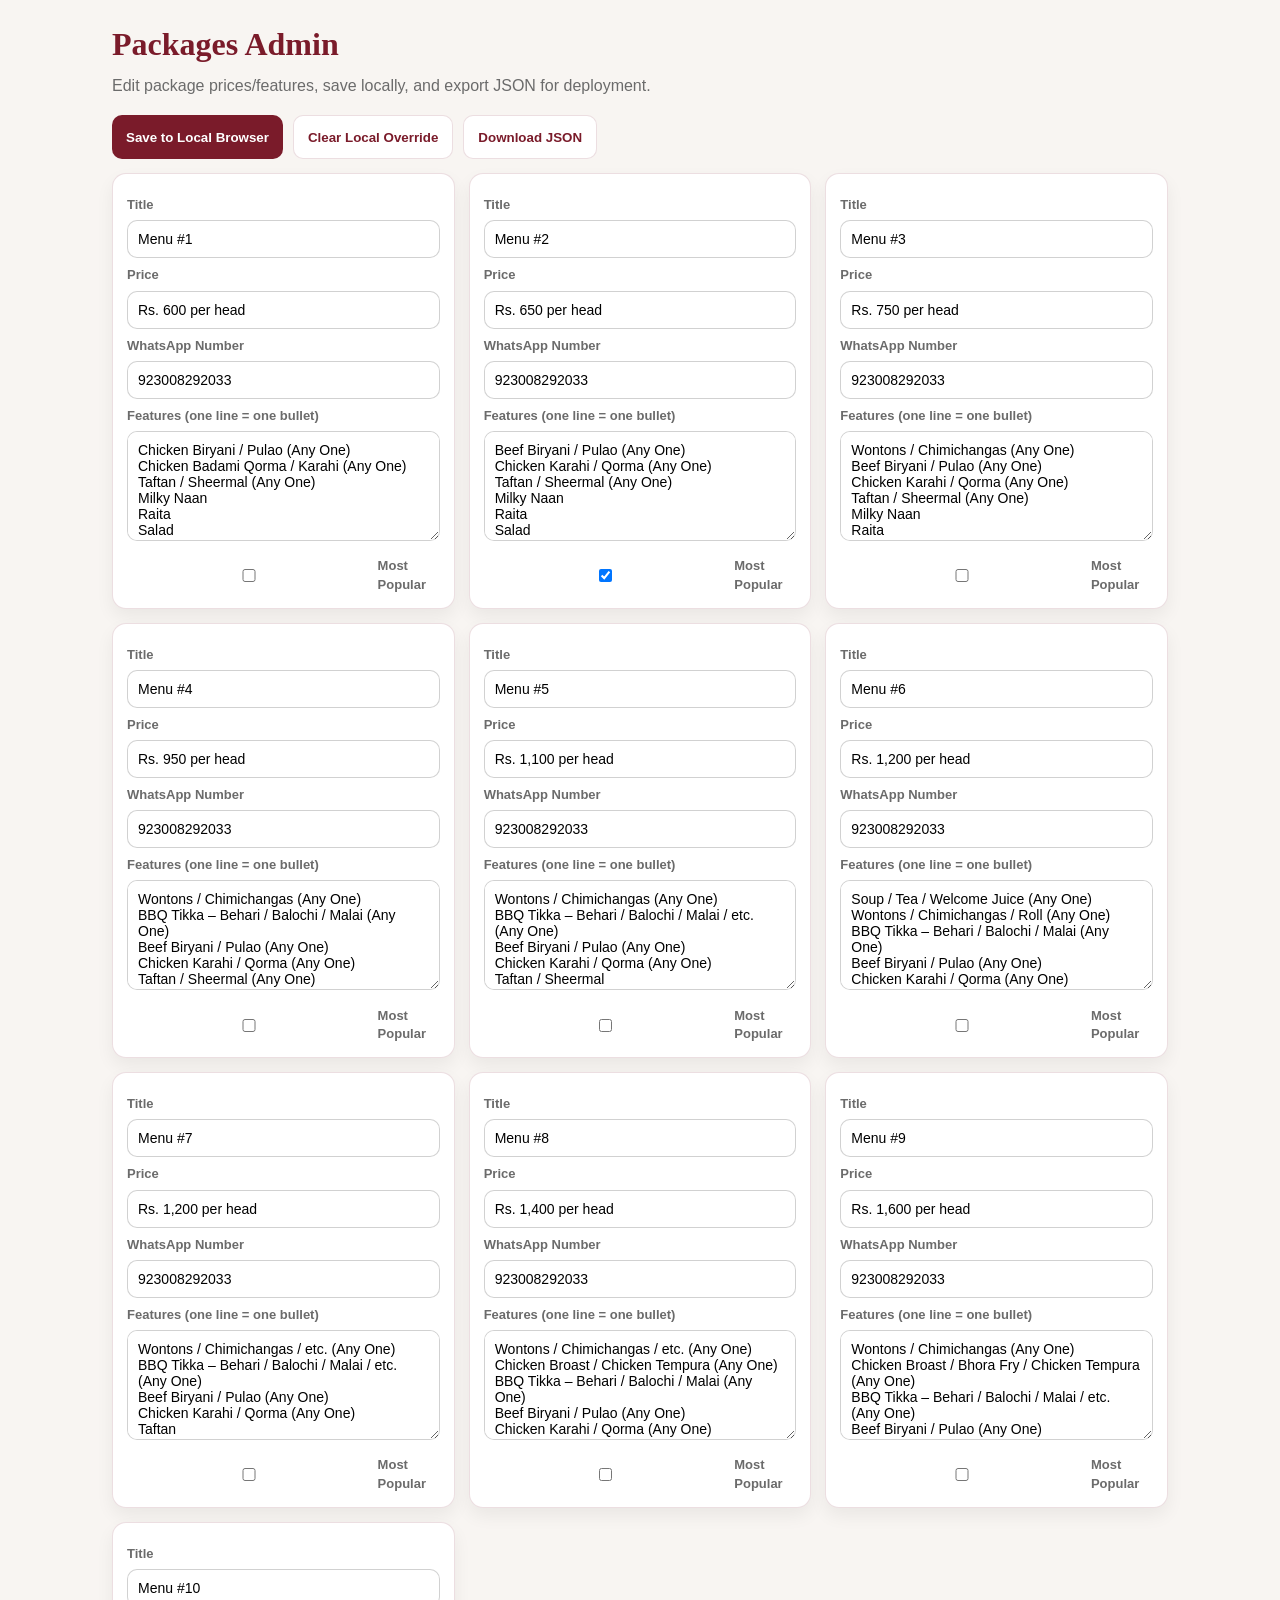
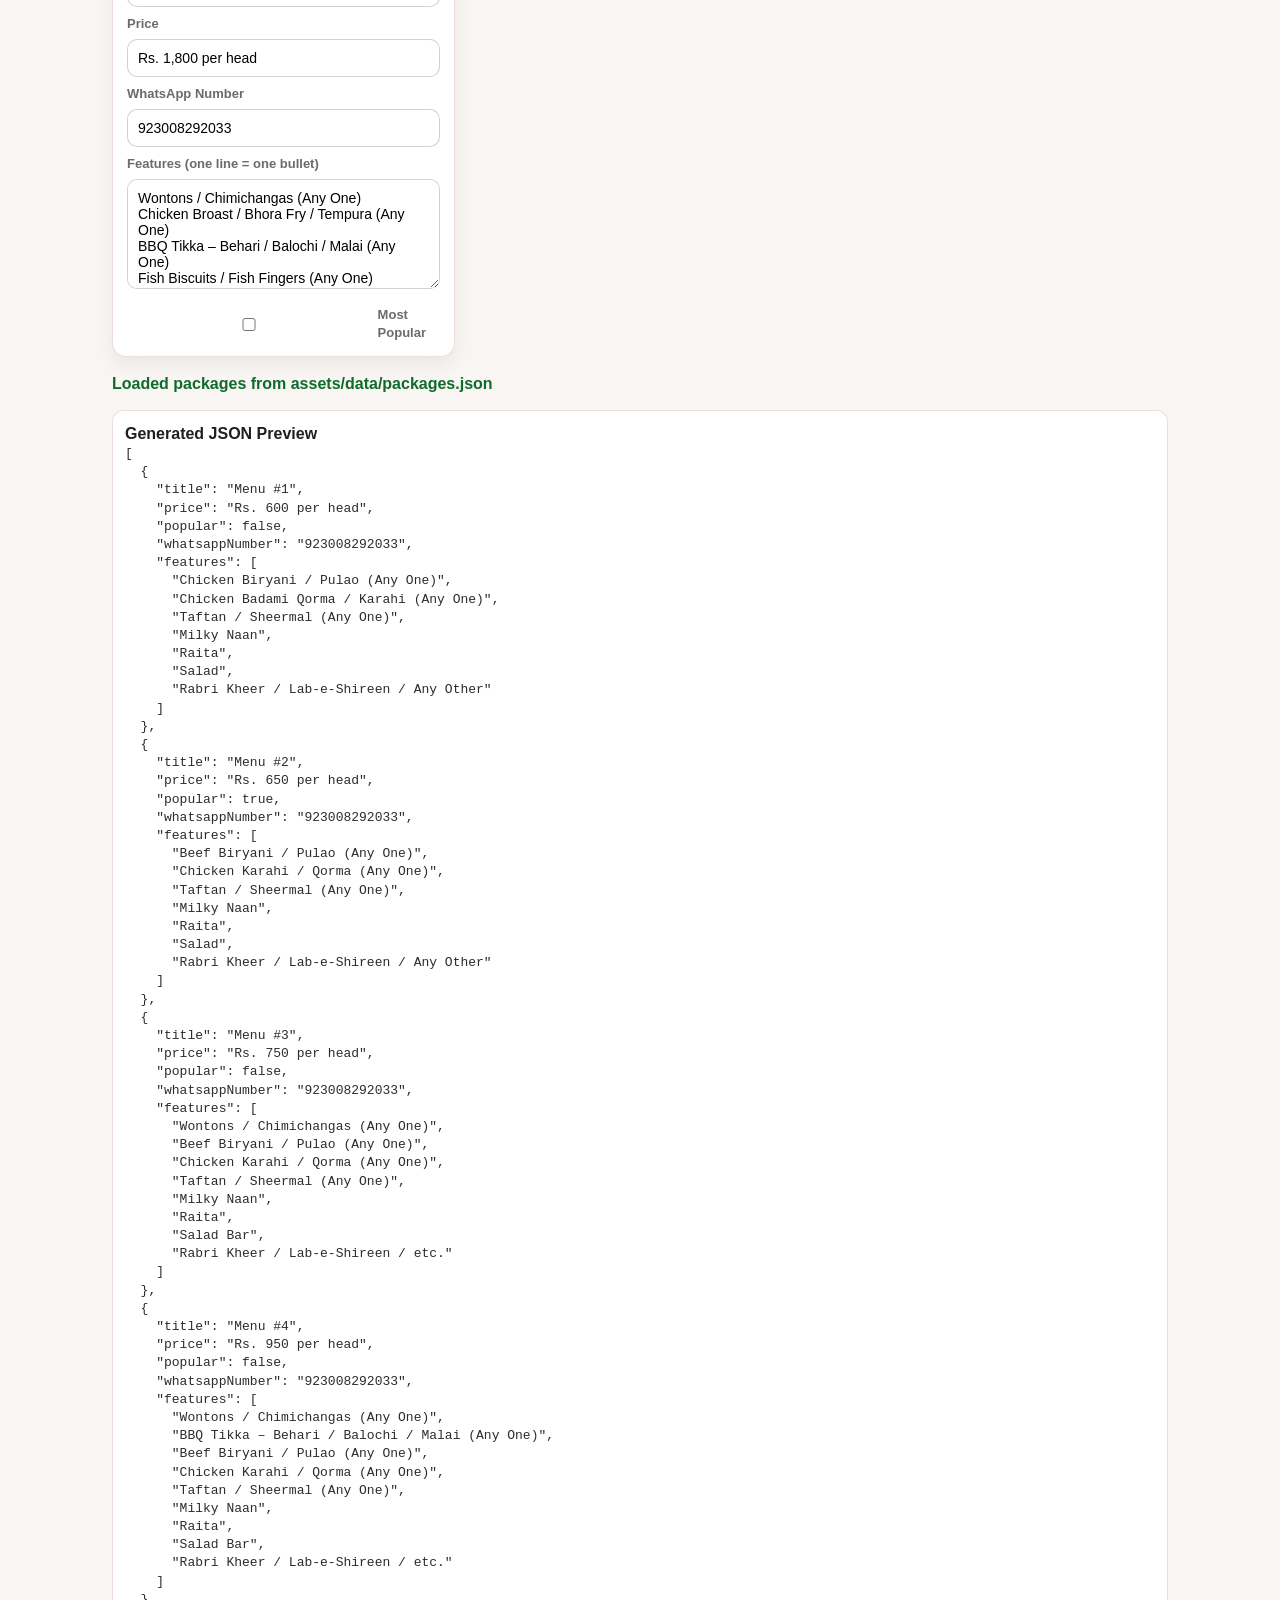
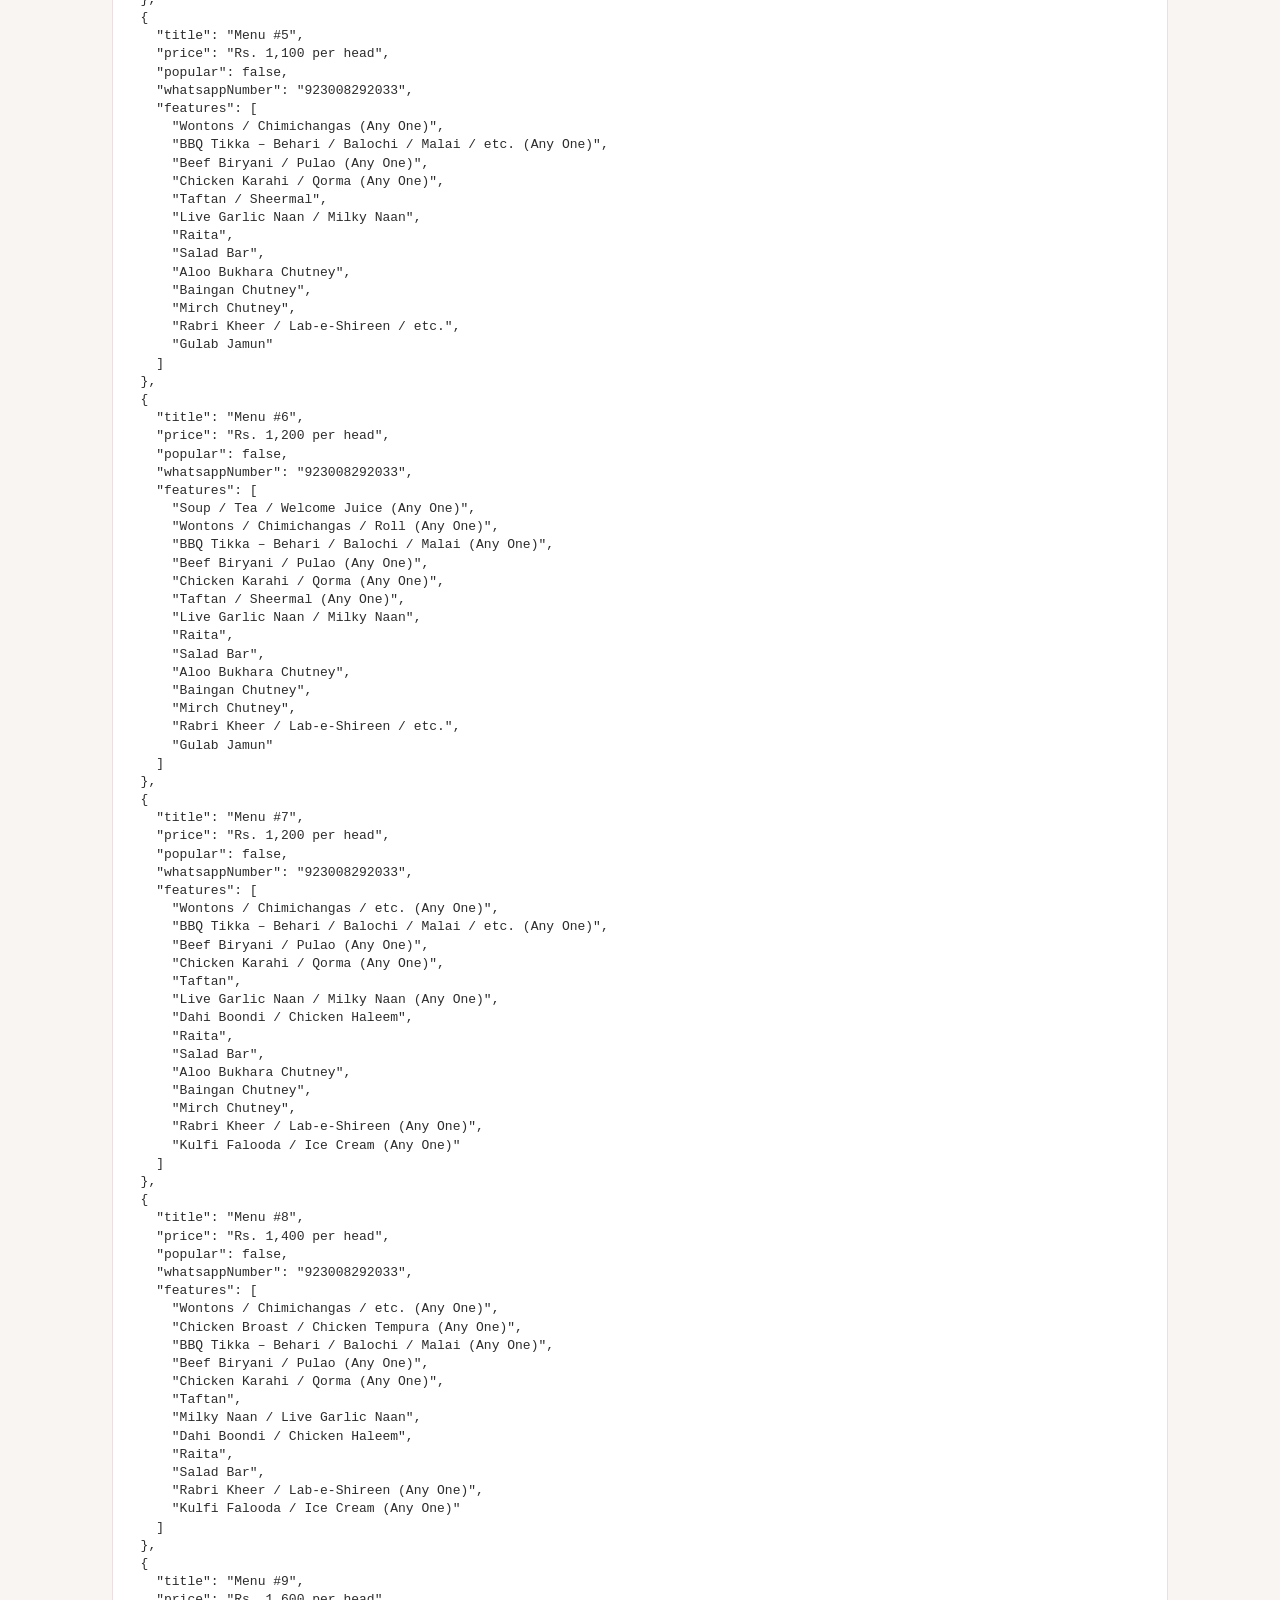
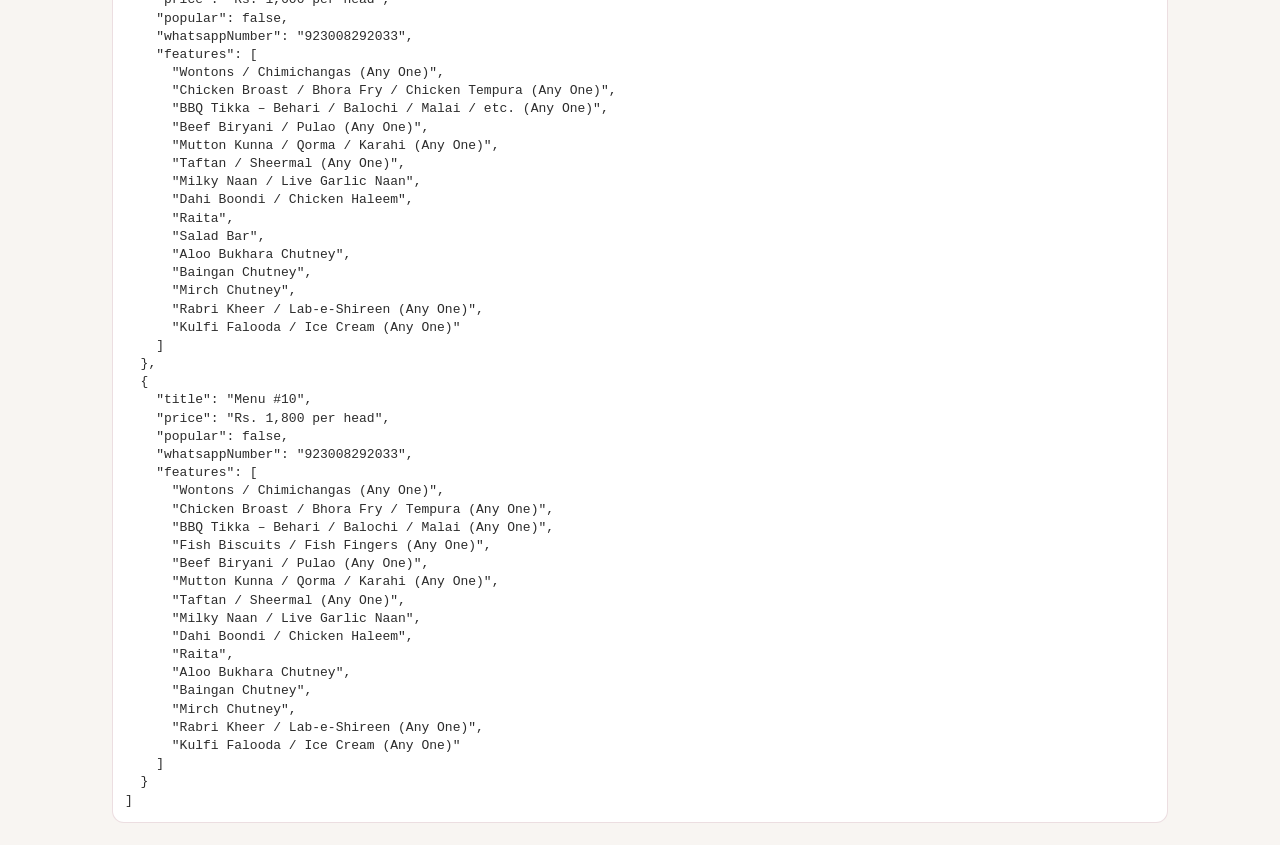
<file: admin.html>
<!doctype html>
<html lang="en">

<head>
  <meta charset="utf-8" />
  <meta name="viewport" content="width=device-width, initial-scale=1" />
  <title>Lavish Packages Admin</title>
  <style>
    :root {
      --maroon: #7A1B2A;
      --gold: #D4AF37;
      --bg: #f8f5f2;
      --text: #1f1f1f;
      --muted: #6b6b6b;
      --border: rgba(122, 27, 42, 0.14);
    }

    * {
      box-sizing: border-box;
    }

    body {
      margin: 0;
      background: var(--bg);
      color: var(--text);
      font-family: "Open Sans", Arial, sans-serif;
      line-height: 1.4;
    }

    .wrap {
      max-width: 1100px;
      margin: 0 auto;
      padding: 22px;
    }

    h1 {
      margin: 0 0 8px;
      color: var(--maroon);
      font-family: "Playfair Display", Georgia, serif;
    }

    .muted {
      margin: 0 0 18px;
      color: var(--muted);
    }

    .toolbar {
      display: flex;
      gap: 10px;
      flex-wrap: wrap;
      margin-bottom: 14px;
    }

    .btn {
      min-height: 44px;
      border: none;
      border-radius: 10px;
      padding: 10px 14px;
      font-weight: 700;
      cursor: pointer;
    }

    .btn-primary {
      background: var(--maroon);
      color: #fff;
    }

    .btn-outline {
      background: #fff;
      border: 1px solid var(--border);
      color: var(--maroon);
    }

    .cards {
      display: grid;
      grid-template-columns: repeat(3, 1fr);
      gap: 14px;
      margin-bottom: 16px;
    }

    .card {
      background: #fff;
      border: 1px solid var(--border);
      border-radius: 14px;
      padding: 14px;
      box-shadow: 0 8px 18px rgba(0, 0, 0, 0.06);
    }

    label {
      display: block;
      font-size: 13px;
      color: var(--muted);
      margin: 8px 0 6px;
      font-weight: 600;
    }

    input,
    textarea {
      width: 100%;
      border: 1px solid rgba(0, 0, 0, 0.18);
      border-radius: 10px;
      padding: 10px;
      font-size: 14px;
      font-family: inherit;
    }

    textarea {
      min-height: 110px;
      resize: vertical;
    }

    .check-row {
      display: flex;
      align-items: center;
      gap: 8px;
      margin-top: 10px;
    }

    .status {
      margin-top: 6px;
      font-weight: 700;
      color: #0f6b2c;
      min-height: 20px;
    }

    .json-box {
      margin-top: 14px;
      background: #fff;
      border: 1px solid var(--border);
      border-radius: 12px;
      padding: 12px;
    }

    pre {
      margin: 0;
      white-space: pre-wrap;
      word-break: break-word;
      font-size: 13px;
      color: #2c2c2c;
    }

    @media (max-width: 980px) {
      .cards {
        grid-template-columns: 1fr 1fr;
      }
    }

    @media (max-width: 640px) {
      .cards {
        grid-template-columns: 1fr;
      }
    }
  </style>
</head>

<body>
  <div class="wrap">
    <h1>Packages Admin</h1>
    <p class="muted">Edit package prices/features, save locally, and export JSON for deployment.</p>

    <div class="toolbar">
      <button class="btn btn-primary" id="saveBtn" type="button">Save to Local Browser</button>
      <button class="btn btn-outline" id="clearBtn" type="button">Clear Local Override</button>
      <button class="btn btn-outline" id="downloadBtn" type="button">Download JSON</button>
    </div>

    <div id="cards" class="cards"></div>
    <div id="status" class="status"></div>

    <div class="json-box">
      <strong>Generated JSON Preview</strong>
      <pre id="jsonPreview"></pre>
    </div>
  </div>

  <script>
    (function () {
      const STORAGE_KEY = "lavishPackagesDataV2";
      const SOURCE_JSON = "assets/data/packages.json";
      const DEFAULT_WHATSAPP = "923008292033";
      const cardsEl = document.getElementById("cards");
      const statusEl = document.getElementById("status");
      const jsonPreviewEl = document.getElementById("jsonPreview");
      const saveBtn = document.getElementById("saveBtn");
      const clearBtn = document.getElementById("clearBtn");
      const downloadBtn = document.getElementById("downloadBtn");

      function setStatus(msg, isError) {
        statusEl.textContent = msg;
        statusEl.style.color = isError ? "#8a1020" : "#0f6b2c";
      }

      function normalizePackage(pkg) {
        return {
          title: pkg && pkg.title ? String(pkg.title) : "",
          price: pkg && pkg.price ? String(pkg.price) : "",
          popular: !!(pkg && pkg.popular),
          whatsappNumber: (pkg && pkg.whatsappNumber) ? String(pkg.whatsappNumber) : DEFAULT_WHATSAPP,
          features: Array.isArray(pkg && pkg.features) ? pkg.features.map(String) : []
        };
      }

      function readFormData() {
        const cardNodes = cardsEl.querySelectorAll(".card");
        const data = [];
        cardNodes.forEach(function (cardNode) {
          const title = cardNode.querySelector("[data-field='title']").value.trim();
          const price = cardNode.querySelector("[data-field='price']").value.trim();
          const popular = cardNode.querySelector("[data-field='popular']").checked;
          const whatsappNumber = cardNode.querySelector("[data-field='whatsappNumber']").value.trim() || DEFAULT_WHATSAPP;
          const featuresRaw = cardNode.querySelector("[data-field='features']").value;
          const features = featuresRaw
            .split("\n")
            .map(function (line) { return line.trim(); })
            .filter(Boolean);
          data.push({ title: title, price: price, popular: popular, whatsappNumber: whatsappNumber, features: features });
        });
        return data;
      }

      function renderPreview() {
        const data = readFormData();
        jsonPreviewEl.textContent = JSON.stringify(data, null, 2);
      }

      function createCard(pkg, index) {
        const card = document.createElement("div");
        card.className = "card";
        card.innerHTML =
          "<label>Title</label>" +
          "<input data-field='title' type='text' value='" + escapeHtml(pkg.title) + "'>" +
          "<label>Price</label>" +
          "<input data-field='price' type='text' value='" + escapeHtml(pkg.price) + "'>" +
          "<label>WhatsApp Number</label>" +
          "<input data-field='whatsappNumber' type='text' value='" + escapeHtml(pkg.whatsappNumber || DEFAULT_WHATSAPP) + "'>" +
          "<label>Features (one line = one bullet)</label>" +
          "<textarea data-field='features'>" + escapeHtml((pkg.features || []).join("\n")) + "</textarea>" +
          "<div class='check-row'><input data-field='popular' type='checkbox' id='popular_" + index + "'" + (pkg.popular ? " checked" : "") + "><label for='popular_" + index + "' style='margin:0'>Most Popular</label></div>";
        return card;
      }

      function escapeHtml(value) {
        return String(value)
          .replace(/&/g, "&amp;")
          .replace(/</g, "&lt;")
          .replace(/>/g, "&gt;")
          .replace(/"/g, "&quot;")
          .replace(/'/g, "&#39;");
      }

      function renderForm(packagesData) {
        cardsEl.innerHTML = "";
        packagesData.forEach(function (pkg, idx) {
          cardsEl.appendChild(createCard(normalizePackage(pkg), idx));
        });
        cardsEl.querySelectorAll("input, textarea").forEach(function (el) {
          el.addEventListener("input", renderPreview);
          el.addEventListener("change", renderPreview);
        });
        renderPreview();
      }

      function loadData() {
        const fromLocalRaw = localStorage.getItem(STORAGE_KEY);
        if (fromLocalRaw) {
          try {
            const fromLocal = JSON.parse(fromLocalRaw);
            if (Array.isArray(fromLocal) && fromLocal.length) {
              renderForm(fromLocal);
              setStatus("Loaded local override data.", false);
              return;
            }
          } catch (err) {
            setStatus("Local data was invalid. Loaded file data instead.", true);
          }
        }

        fetch(SOURCE_JSON)
          .then(function (res) {
            if (!res.ok) throw new Error("Could not load source JSON.");
            return res.json();
          })
          .then(function (json) {
            renderForm(Array.isArray(json) ? json : []);
            setStatus("Loaded packages from assets/data/packages.json", false);
          })
          .catch(function () {
            renderForm([
              { title: "Basic Package", price: "Rs. 700/head", popular: false, whatsappNumber: DEFAULT_WHATSAPP, features: ["Starter + 1 main course + dessert"] },
              { title: "Standard Wedding", price: "Rs. 1800-2500/head", popular: true, whatsappNumber: DEFAULT_WHATSAPP, features: ["Multiple starters and premium mains"] },
              { title: "Premium Events", price: "Custom Pricing", popular: false, whatsappNumber: DEFAULT_WHATSAPP, features: ["Fully bespoke event menu"] }
            ]);
            setStatus("Loaded fallback defaults.", true);
          });
      }

      saveBtn.addEventListener("click", function () {
        try {
          const data = readFormData();
          localStorage.setItem(STORAGE_KEY, JSON.stringify(data));
          renderPreview();
          setStatus("Saved. Website will use this local data on this browser.", false);
        } catch (err) {
          setStatus("Could not save data.", true);
        }
      });

      clearBtn.addEventListener("click", function () {
        localStorage.removeItem(STORAGE_KEY);
        setStatus("Local override removed. Reload to use JSON file values.", false);
      });

      downloadBtn.addEventListener("click", function () {
        const data = readFormData();
        const blob = new Blob([JSON.stringify(data, null, 2)], { type: "application/json" });
        const url = URL.createObjectURL(blob);
        const link = document.createElement("a");
        link.href = url;
        link.download = "packages.json";
        document.body.appendChild(link);
        link.click();
        link.remove();
        URL.revokeObjectURL(url);
      });

      loadData();
    })();
  </script>
</body>

</html>
</file>
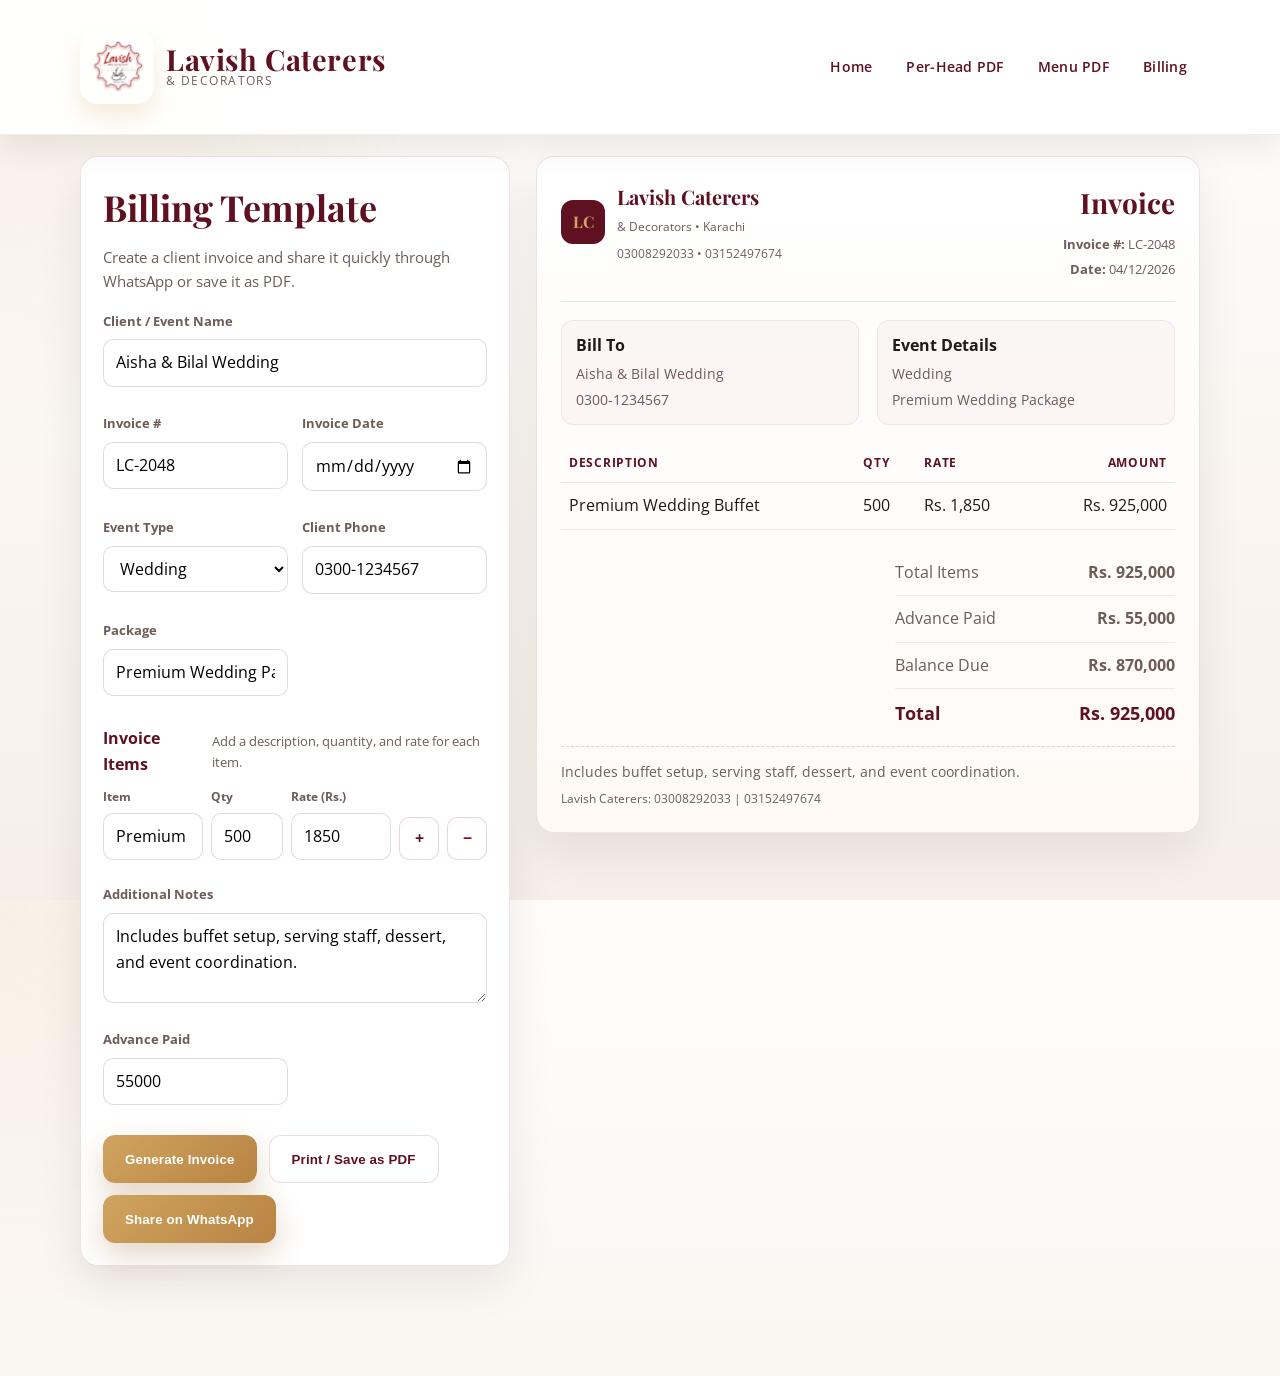
<file: billing.html>
<!doctype html>
<html lang="en">

<head>
  <meta charset="utf-8" />
  <meta name="viewport" content="width=device-width, initial-scale=1" />
  <title>Lavish Caterers | Billing Template</title>
  <link href="https://fonts.googleapis.com/css2?family=Playfair+Display:wght@500;700&family=Open+Sans:wght@300;400;600;700&display=swap" rel="stylesheet">
  <link rel="stylesheet" href="assets/css/style.css">
  <style>
    body {
      padding-top: 86px;
    }

    .billing-page {
      padding: 40px 0 80px;
    }

    .billing-shell {
      display: grid;
      grid-template-columns: minmax(320px, 430px) minmax(0, 1fr);
      gap: 26px;
      align-items: start;
    }

    .panel {
      background: #fff;
      border: 1px solid rgba(122, 27, 42, 0.12);
      border-radius: 18px;
      box-shadow: var(--shadow-soft);
      padding: 22px;
    }

    .panel h2 {
      margin: 0 0 8px;
      color: var(--maroon);
      font-family: "Playfair Display", serif;
      font-size: clamp(28px, 3vw, 36px);
    }

    .panel-subtitle {
      margin: 0 0 18px;
      color: var(--muted);
      font-size: 15px;
    }

    .form-grid {
      display: grid;
      grid-template-columns: 1fr 1fr;
      gap: 14px;
    }

    .field {
      display: flex;
      flex-direction: column;
      gap: 8px;
      margin-bottom: 12px;
    }

    .field.full {
      grid-column: 1 / -1;
    }

    .field label {
      color: var(--muted);
      font-size: 13px;
      font-weight: 700;
    }

    .field input,
    .field textarea,
    .field select {
      width: 100%;
      border: 1px solid rgba(31, 26, 25, 0.14);
      border-radius: 10px;
      padding: 10px 12px;
      font: inherit;
      background: #fff;
    }

    .field textarea {
      min-height: 90px;
      resize: vertical;
    }

    .items-editor {
      grid-column: 1 / -1;
    }

    .items-editor-heading {
      display: flex;
      justify-content: space-between;
      align-items: center;
      gap: 12px;
      margin: 4px 0 10px;
    }

    .items-editor-heading strong {
      color: var(--maroon);
    }

    .item-entry {
      display: grid;
      grid-template-columns: minmax(0, 2fr) minmax(72px, 0.7fr) minmax(100px, 1fr) auto auto;
      gap: 8px;
      align-items: end;
      margin-bottom: 10px;
    }

    .item-entry input {
      min-width: 0;
      width: 100%;
      border: 1px solid rgba(31, 26, 25, 0.14);
      border-radius: 10px;
      padding: 10px 12px;
      font: inherit;
    }

    .item-entry label {
      display: block;
      margin-bottom: 6px;
      color: var(--muted);
      font-size: 12px;
      font-weight: 700;
    }

    .item-row-button {
      min-width: 40px;
      min-height: 42px;
      padding: 8px 12px;
      border: 1px solid rgba(122, 27, 42, 0.18);
      border-radius: 10px;
      background: #fff;
      color: var(--maroon);
      font: inherit;
      font-weight: 700;
      cursor: pointer;
    }

    .item-row-button:hover {
      background: rgba(122, 27, 42, 0.06);
    }

    .item-row-button.remove-item {
      color: #8a1020;
    }

    .billing-actions {
      display: flex;
      flex-wrap: wrap;
      gap: 12px;
      margin-top: 18px;
    }

    .invoice-card {
      background: linear-gradient(180deg, #fff 0%, #fffaf6 100%);
      border: 1px solid rgba(122, 27, 42, 0.12);
      border-radius: 18px;
      box-shadow: var(--shadow-soft);
      padding: 24px;
      color: var(--text);
    }

    .invoice-header {
      display: flex;
      justify-content: space-between;
      gap: 18px;
      align-items: flex-start;
      padding-bottom: 18px;
      border-bottom: 1px solid rgba(122, 27, 42, 0.12);
      margin-bottom: 18px;
    }

    .brand-lockup {
      display: flex;
      align-items: center;
      gap: 12px;
    }

    .brand-mark {
      width: 44px;
      height: 44px;
      display: grid;
      place-items: center;
      background: var(--maroon);
      color: var(--gold);
      border-radius: 12px;
      font-weight: 700;
      font-family: "Playfair Display", serif;
    }

    .brand-lockup strong {
      display: block;
      color: var(--maroon);
      font-size: 20px;
      font-family: "Playfair Display", serif;
    }

    .brand-lockup span {
      color: var(--muted);
      font-size: 12px;
    }

    .business-contact {
      display: block;
      margin-top: 5px;
      color: var(--muted);
      font-size: 12px;
    }

    .invoice-meta {
      text-align: right;
      min-width: 180px;
    }

    .invoice-meta h3 {
      margin: 0 0 8px;
      font-size: 28px;
      color: var(--maroon);
      font-family: "Playfair Display", serif;
    }

    .invoice-meta p {
      margin: 4px 0;
      font-size: 13px;
      color: var(--muted);
    }

    .invoice-grid {
      display: grid;
      grid-template-columns: 1fr 1fr;
      gap: 18px;
      margin-bottom: 18px;
    }

    .invoice-box {
      background: rgba(122, 27, 42, 0.03);
      border: 1px solid rgba(122, 27, 42, 0.08);
      border-radius: 12px;
      padding: 12px 14px;
    }

    .invoice-box strong,
    .invoice-box span {
      display: block;
    }

    .invoice-box span {
      margin-top: 4px;
      color: var(--muted);
      font-size: 14px;
    }

    .invoice-table {
      width: 100%;
      border-collapse: collapse;
      margin-top: 8px;
    }

    .invoice-table th,
    .invoice-table td {
      border-bottom: 1px solid rgba(122, 27, 42, 0.1);
      padding: 10px 8px;
      text-align: left;
      vertical-align: top;
    }

    .invoice-table th {
      color: var(--maroon);
      font-size: 12px;
      letter-spacing: 0.06em;
      text-transform: uppercase;
    }

    .invoice-table td.amount,
    .invoice-table th.amount {
      text-align: right;
    }

    .totals {
      margin-top: 20px;
      margin-left: auto;
      max-width: 280px;
      width: 100%;
    }

    .totals-row {
      display: flex;
      justify-content: space-between;
      gap: 18px;
      padding: 10px 0;
      border-bottom: 1px solid rgba(122, 27, 42, 0.08);
      color: var(--muted);
    }

    .totals-row.total {
      font-size: 18px;
      font-weight: 700;
      color: var(--maroon);
      border-bottom: 0;
      padding-bottom: 0;
    }

    .invoice-note {
      margin-top: 18px;
      padding-top: 14px;
      border-top: 1px dashed rgba(122, 27, 42, 0.18);
      color: var(--muted);
      font-size: 14px;
      white-space: pre-wrap;
    }

    @media (max-width: 900px) {
      .billing-shell {
        grid-template-columns: 1fr;
      }
    }

    @media (max-width: 600px) {
      .form-grid,
      .invoice-grid {
        grid-template-columns: 1fr;
      }

      .invoice-header {
        flex-direction: column;
      }

      .invoice-meta {
        text-align: left;
      }

      .item-entry {
        grid-template-columns: 1fr 1fr;
      }

      .item-entry .item-description {
        grid-column: 1 / -1;
      }

      .items-editor-heading {
        align-items: flex-start;
        flex-direction: column;
      }
    }

    @media print {
      body {
        padding-top: 0;
        background: #fff;
      }

      .site-header,
      .no-print,
      .billing-actions {
        display: none !important;
      }

      .billing-page {
        padding-top: 0;
      }

      .billing-shell {
        display: block;
      }

      .panel {
        display: none !important;
      }

      .invoice-card {
        box-shadow: none;
        border: 1px solid #000;
        margin: 0;
      }
    }
  </style>
</head>

<body>
  <header class="site-header">
    <div class="wrap header-inner">
      <a class="brand" href="index.html" aria-label="Lavish Caterers home">
        <img class="brand-logo" src="assets/images/lavish-logo.png" alt="Lavish Caterers logo" />
        <div class="brand-text">
          <div class="name">Lavish Caterers</div>
          <div class="tag">&amp; Decorators</div>
        </div>
      </a>

      <nav class="main-nav" id="mainNav">
        <a href="index.html" class="nav-link">Home</a>
        <a href="menuByPerHead.html" class="nav-link">Per-Head PDF</a>
        <a href="menuPdf.html" class="nav-link">Menu PDF</a>
        <a href="billing.html" class="nav-link">Billing</a>
      </nav>
    </div>
  </header>

  <main class="billing-page">
    <div class="wrap">
      <div class="billing-shell">
        <section class="panel no-print">
          <h2>Billing Template</h2>
          <p class="panel-subtitle">Create a client invoice and share it quickly through WhatsApp or save it as PDF.</p>

          <form id="billingForm">
            <div class="form-grid">
              <div class="field full">
                <label for="clientName">Client / Event Name</label>
                <input id="clientName" name="clientName" type="text" value="Aisha & Bilal Wedding" />
              </div>

              <div class="field">
                <label for="invoiceNumber">Invoice #</label>
                <input id="invoiceNumber" name="invoiceNumber" type="text" value="LC-2048" />
              </div>

              <div class="field">
                <label for="invoiceDate">Invoice Date</label>
                <input id="invoiceDate" name="invoiceDate" type="date" />
              </div>

              <div class="field">
                <label for="eventType">Event Type</label>
                <select id="eventType" name="eventType">
                  <option value="Wedding">Wedding</option>
                  <option value="Corporate">Corporate</option>
                  <option value="Mehndi">Mehndi</option>
                  <option value="Family Function">Family Function</option>
                </select>
              </div>

              <div class="field">
                <label for="clientPhone">Client Phone</label>
                <input id="clientPhone" name="clientPhone" type="tel" value="0300-1234567" />
              </div>

              <div class="field">
                <label for="packageName">Package</label>
                <input id="packageName" name="packageName" type="text" value="Premium Wedding Package" />
              </div>

              <div class="items-editor">
                <div class="items-editor-heading">
                  <strong>Invoice Items</strong>
                  <span class="muted small">Add a description, quantity, and rate for each item.</span>
                </div>
                <div id="itemRows">
                  <div class="item-entry">
                    <div class="item-description">
                      <label for="itemDescription1">Item</label>
                      <input id="itemDescription1" name="itemDescription" type="text" value="Premium Wedding Buffet" />
                    </div>
                    <div>
                      <label for="itemQuantity1">Qty</label>
                      <input id="itemQuantity1" name="itemQuantity" type="number" min="0" step="any" value="500" />
                    </div>
                    <div>
                      <label for="itemRate1">Rate (Rs.)</label>
                      <input id="itemRate1" name="itemRate" type="number" min="0" step="any" value="1850" />
                    </div>
                    <button class="item-row-button add-item" type="button" aria-label="Add item row">+</button>
                    <button class="item-row-button remove-item" type="button" aria-label="Remove item row" disabled>&minus;</button>
                  </div>
                </div>
              </div>

              <div class="field full">
                <label for="note">Additional Notes</label>
                <textarea id="note" name="note">Includes buffet setup, serving staff, dessert, and event coordination.</textarea>
              </div>

              <div class="field">
                <label for="advancePaid">Advance Paid</label>
                <input id="advancePaid" name="advancePaid" type="number" min="0" value="55000" />
              </div>
            </div>

            <div class="billing-actions">
              <button type="button" class="btn btn-primary" id="generateInvoiceBtn">Generate Invoice</button>
              <button type="button" class="btn btn-outline-light" id="printInvoiceBtn" style="color: var(--maroon); border: 1px solid rgba(122,27,42,0.15); background:#fff;">Print / Save as PDF</button>
              <button type="button" class="btn btn-primary" id="shareWhatsAppBtn">Share on WhatsApp</button>
            </div>
          </form>
        </section>

        <section class="invoice-card" id="invoicePreview" aria-live="polite">
          <div class="invoice-header">
            <div class="brand-lockup">
              <div class="brand-mark">LC</div>
              <div>
                <strong>Lavish Caterers</strong>
                <span>&amp; Decorators • Karachi</span>
                <span class="business-contact">03008292033 • 03152497674</span>
              </div>
            </div>

            <div class="invoice-meta">
              <h3>Invoice</h3>
              <p><strong>Invoice #:</strong> <span id="previewInvoiceNumber">LC-2048</span></p>
              <p><strong>Date:</strong> <span id="previewInvoiceDate">dd/mm/yyyy</span></p>
            </div>
          </div>

          <div class="invoice-grid">
            <div class="invoice-box">
              <strong>Bill To</strong>
              <span id="previewClientName">Aisha &amp; Bilal Wedding</span>
              <span id="previewClientPhone">0300-1234567</span>
            </div>

            <div class="invoice-box">
              <strong>Event Details</strong>
              <span id="previewEventType">Wedding</span>
              <span id="previewPackage">Premium Wedding Package</span>
            </div>
          </div>

          <table class="invoice-table" aria-label="Invoice table">
            <thead>
              <tr>
                <th>Description</th>
                <th>Qty</th>
                <th>Rate</th>
                <th class="amount">Amount</th>
              </tr>
            </thead>
            <tbody id="previewTableBody">
              <tr>
                <td>Premium Wedding Buffet</td>
                <td>500</td>
                <td>Rs. 1,850</td>
                <td class="amount">Rs. 925,000</td>
              </tr>
            </tbody>
          </table>

          <div class="totals">
            <div class="totals-row">
              <span>Total Items</span>
              <strong id="previewSubtotal">Rs. 925,000</strong>
            </div>
            <div class="totals-row">
              <span>Advance Paid</span>
              <strong id="previewAdvance">Rs. 55,000</strong>
            </div>
            <div class="totals-row">
              <span>Balance Due</span>
              <strong id="previewBalance">Rs. 870,000</strong>
            </div>
            <div class="totals-row total">
              <span>Total</span>
              <strong id="previewTotal">Rs. 925,000</strong>
            </div>
          </div>

          <div class="invoice-note" id="previewNote">Includes buffet setup, serving staff, dessert, and event coordination.</div>
          <div class="business-contact">Lavish Caterers: 03008292033 | 03152497674</div>
        </section>
      </div>
    </div>
  </main>

  <script>
    (function () {
      const form = document.getElementById("billingForm");
      const itemRows = document.getElementById("itemRows");
      const generateInvoiceBtn = document.getElementById("generateInvoiceBtn");
      const printInvoiceBtn = document.getElementById("printInvoiceBtn");
      const shareWhatsAppBtn = document.getElementById("shareWhatsAppBtn");

      const previewInvoiceNumber = document.getElementById("previewInvoiceNumber");
      const previewInvoiceDate = document.getElementById("previewInvoiceDate");
      const previewClientName = document.getElementById("previewClientName");
      const previewClientPhone = document.getElementById("previewClientPhone");
      const previewEventType = document.getElementById("previewEventType");
      const previewPackage = document.getElementById("previewPackage");
      const previewTableBody = document.getElementById("previewTableBody");
      const previewSubtotal = document.getElementById("previewSubtotal");
      const previewAdvance = document.getElementById("previewAdvance");
      const previewBalance = document.getElementById("previewBalance");
      const previewTotal = document.getElementById("previewTotal");
      const previewNote = document.getElementById("previewNote");

      function formatCurrency(value) {
        const amount = Number(value) || 0;
        return "Rs. " + amount.toLocaleString("en-PK");
      }

      function formatDate(value) {
        if (!value) return "dd/mm/yyyy";
        const date = new Date(value + "T00:00:00");
        if (Number.isNaN(date.getTime())) return value;
        return date.toLocaleDateString("en-GB", { day: "2-digit", month: "2-digit", year: "numeric" });
      }

      function getFormValues() {
        const formData = new FormData(form);
        const items = Array.from(itemRows.querySelectorAll(".item-entry")).map(function (row) {
          const quantity = Math.max(0, Number(row.querySelector("[name='itemQuantity']").value) || 0);
          const rate = Math.max(0, Number(row.querySelector("[name='itemRate']").value) || 0);
          return {
            description: row.querySelector("[name='itemDescription']").value.trim() || "Item",
            quantity: quantity,
            rate: rate,
            amount: quantity * rate
          };
        });
        const advancePaid = Math.max(0, Number(formData.get("advancePaid")) || 0);
        const total = items.reduce(function (sum, item) { return sum + item.amount; }, 0);

        return {
          clientName: formData.get("clientName") || "Client Name",
          invoiceNumber: formData.get("invoiceNumber") || "LC-0000",
          invoiceDate: formData.get("invoiceDate") || new Date().toISOString().slice(0, 10),
          eventType: formData.get("eventType") || "Wedding",
          clientPhone: formData.get("clientPhone") || "0300-0000000",
          packageName: formData.get("packageName") || "Custom Package",
          items: items,
          subtotal: total,
          advancePaid: advancePaid,
          balanceDue: Math.max(0, total - advancePaid),
          total: total,
          note: formData.get("note") || ""
        };
      }

      function renderInvoice() {
        const values = getFormValues();

        previewInvoiceNumber.textContent = values.invoiceNumber;
        previewInvoiceDate.textContent = formatDate(values.invoiceDate);
        previewClientName.textContent = values.clientName;
        previewClientPhone.textContent = values.clientPhone;
        previewEventType.textContent = values.eventType;
        previewPackage.textContent = values.packageName;
        previewSubtotal.textContent = formatCurrency(values.subtotal);
        previewAdvance.textContent = formatCurrency(values.advancePaid);
        previewBalance.textContent = formatCurrency(values.balanceDue);
        previewTotal.textContent = formatCurrency(values.total);
        previewNote.textContent = values.note;

        previewTableBody.replaceChildren();
        values.items.forEach(function (item) {
          const row = document.createElement("tr");
          const descriptionCell = document.createElement("td");
          const quantityCell = document.createElement("td");
          const rateCell = document.createElement("td");
          const amountCell = document.createElement("td");

          descriptionCell.textContent = item.description;
          quantityCell.textContent = String(item.quantity);
          rateCell.textContent = formatCurrency(item.rate);
          amountCell.className = "amount";
          amountCell.textContent = formatCurrency(item.amount);
          row.append(descriptionCell, quantityCell, rateCell, amountCell);
          previewTableBody.appendChild(row);
        });
      }

      function updateRemoveButtons() {
        const rows = itemRows.querySelectorAll(".item-entry");
        rows.forEach(function (row) {
          row.querySelector(".remove-item").disabled = rows.length === 1;
        });
      }

      itemRows.addEventListener("click", function (event) {
        const button = event.target.closest("button");
        if (!button) return;

        if (button.classList.contains("add-item")) {
          const row = document.createElement("div");
          row.className = "item-entry";
          row.innerHTML =
            "<div class='item-description'><label>Item</label><input name='itemDescription' type='text' />" +
            "</div><div><label>Qty</label><input name='itemQuantity' type='number' min='0' step='any' value='1' /></div>" +
            "<div><label>Rate (Rs.)</label><input name='itemRate' type='number' min='0' step='any' value='0' /></div>" +
            "<button class='item-row-button add-item' type='button' aria-label='Add item row'>+</button>" +
            "<button class='item-row-button remove-item' type='button' aria-label='Remove item row'>&minus;</button>";
          itemRows.appendChild(row);
          row.querySelector("[name='itemDescription']").focus();
        } else if (button.classList.contains("remove-item") && itemRows.children.length > 1) {
          button.closest(".item-entry").remove();
        }

        updateRemoveButtons();
        renderInvoice();
      });

      generateInvoiceBtn.addEventListener("click", renderInvoice);
      form.addEventListener("input", renderInvoice);
      form.addEventListener("change", renderInvoice);
      printInvoiceBtn.addEventListener("click", function () {
        window.print();
      });

      shareWhatsAppBtn.addEventListener("click", function () {
        const values = getFormValues();
        const message = [
          "Assalam o Alaikum,",
          "",
          "Here is the invoice for " + values.clientName + ".",
          "Invoice #: " + values.invoiceNumber,
          "Date: " + formatDate(values.invoiceDate),
          "Event Type: " + values.eventType,
          "Package: " + values.packageName,
          "",
          "Items:",
          values.items.map(function (item) {
            return "- " + item.description + " | Qty: " + item.quantity + " | Rate: " +
              formatCurrency(item.rate) + " | Amount: " + formatCurrency(item.amount);
          }).join("\n"),
          "Total: " + formatCurrency(values.total),
          "Advance Paid: " + formatCurrency(values.advancePaid),
          "Balance Due: " + formatCurrency(values.balanceDue),
          "",
          "Regards,",
          "Lavish Caterers & Decorators",
          "03008292033 | 03152497674"
        ].join("\n");

        const whatsappUrl = "https://wa.me/923008292033?text=" + encodeURIComponent(message);
        window.open(whatsappUrl, "_blank", "noopener,noreferrer");
      });

      renderInvoice();
    })();
  </script>
</body>

</html>
</file>
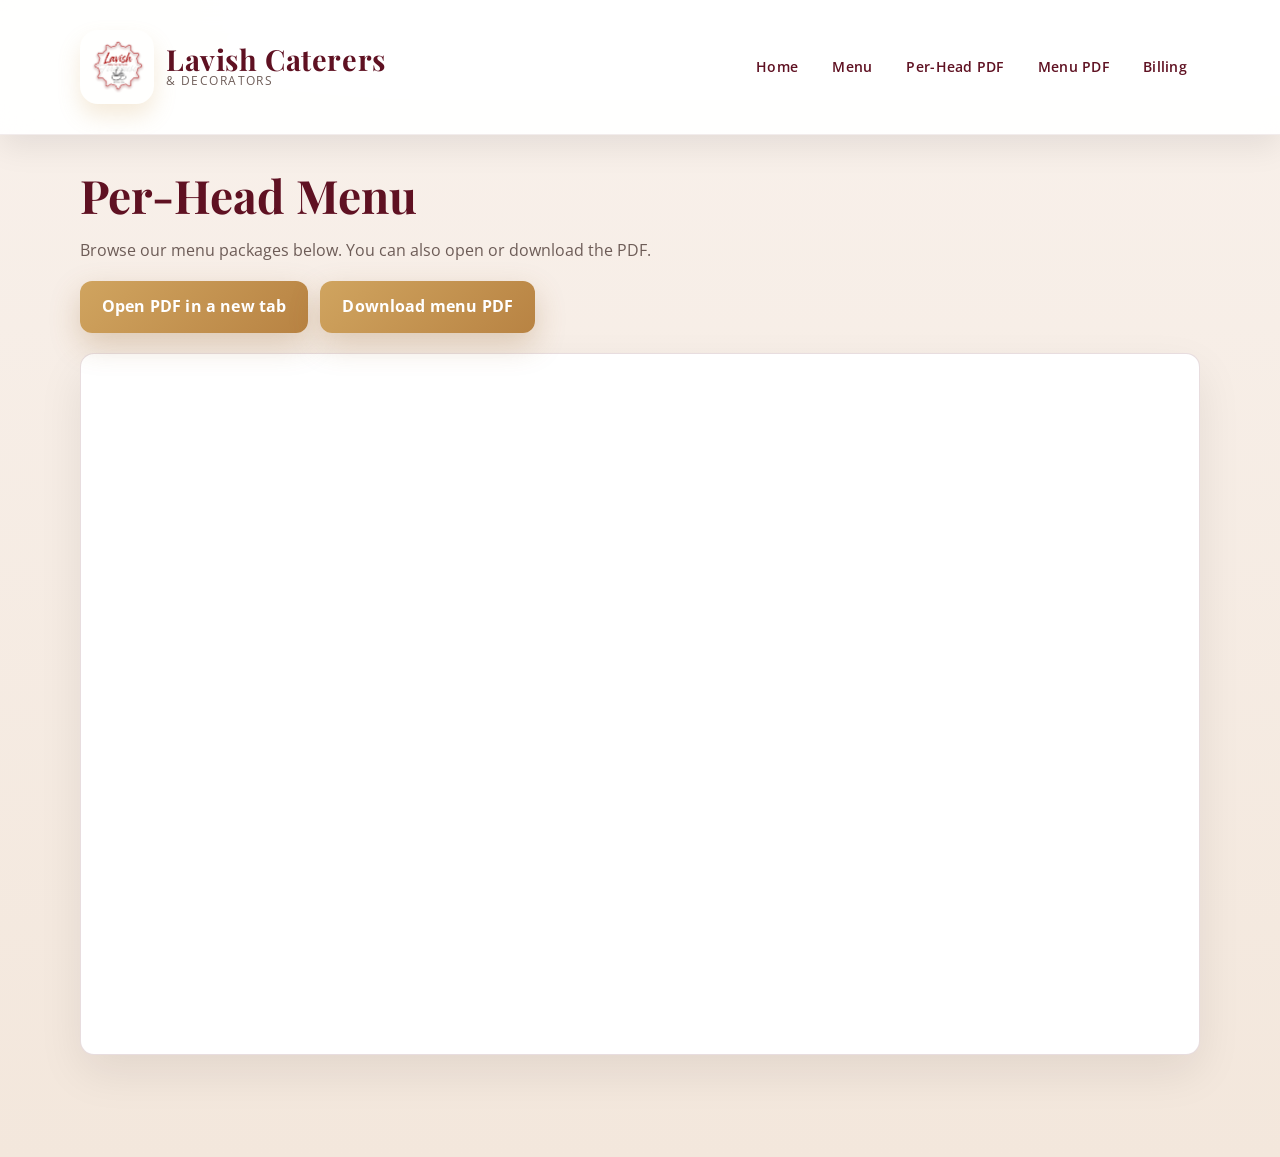
<file: menuByPerHead.html>
<!doctype html>
<html lang="en">

<head>
  <meta charset="utf-8" />
  <meta name="viewport" content="width=device-width, initial-scale=1" />
  <title>Per-Head Menu | Lavish Caterers &amp; Decorators</title>
  <link
    href="https://fonts.googleapis.com/css2?family=Playfair+Display:wght@500;700&family=Open+Sans:wght@300;400;600&display=swap"
    rel="stylesheet">
  <link rel="stylesheet" href="assets/css/style.css">
  <link rel="icon" type="image/png" href="assets/images/lavish-logo.png">
  <meta name="description" content="View Lavish Caterers' per-head menu packages.">
</head>

<body>
  <header class="site-header">
    <div class="wrap header-inner">
      <a class="brand" href="index.html" aria-label="Lavish Caterers home">
        <img class="brand-logo" src="assets/images/lavish-logo.png" alt="Lavish Caterers logo" />
        <div class="brand-text">
          <div class="name">Lavish Caterers</div>
          <div class="tag">&amp; Decorators</div>
        </div>
      </a>

      <nav class="main-nav" id="mainNav">
        <a href="index.html" class="nav-link">Home</a>
        <a href="index.html#menu" class="nav-link">Menu</a>
        <a href="menuByPerHead.html" class="nav-link" aria-current="page">Per-Head PDF</a>
        <a href="menuPdf.html" class="nav-link">Menu PDF</a>
        <a href="billing.html" class="nav-link">Billing</a>
      </nav>

      <button id="navToggle" class="nav-toggle" aria-label="Open menu" aria-expanded="false">☰</button>
    </div>
  </header>

  <main class="menu-pdf-page section section-cream">
    <div class="wrap">
      <div class="menu-pdf-header">
        <h1 class="section-title">Per-Head Menu</h1>
        <p class="muted">Browse our menu packages below. You can also open or download the PDF.</p>
        <div class="menu-pdf-actions">
          <a class="btn btn-primary" href="assets/PDFfiles/menuByPerHead.pdf" target="_blank"
            rel="noopener noreferrer">Open PDF in a new tab</a>
          <a class="btn btn-primary" href="assets/PDFfiles/menuByPerHead.pdf" download>Download menu PDF</a>
        </div>
      </div>

      <iframe class="menu-pdf-viewer" src="assets/PDFfiles/menuByPerHead.pdf"
        title="Lavish Caterers per-head menu PDF">
        <p>Your browser cannot display PDFs. <a href="assets/PDFfiles/menuByPerHead.pdf">Open the menu PDF</a>.</p>
      </iframe>
    </div>
  </main>

  <script src="assets/js/main.js"></script>
</body>

</html>
</file>
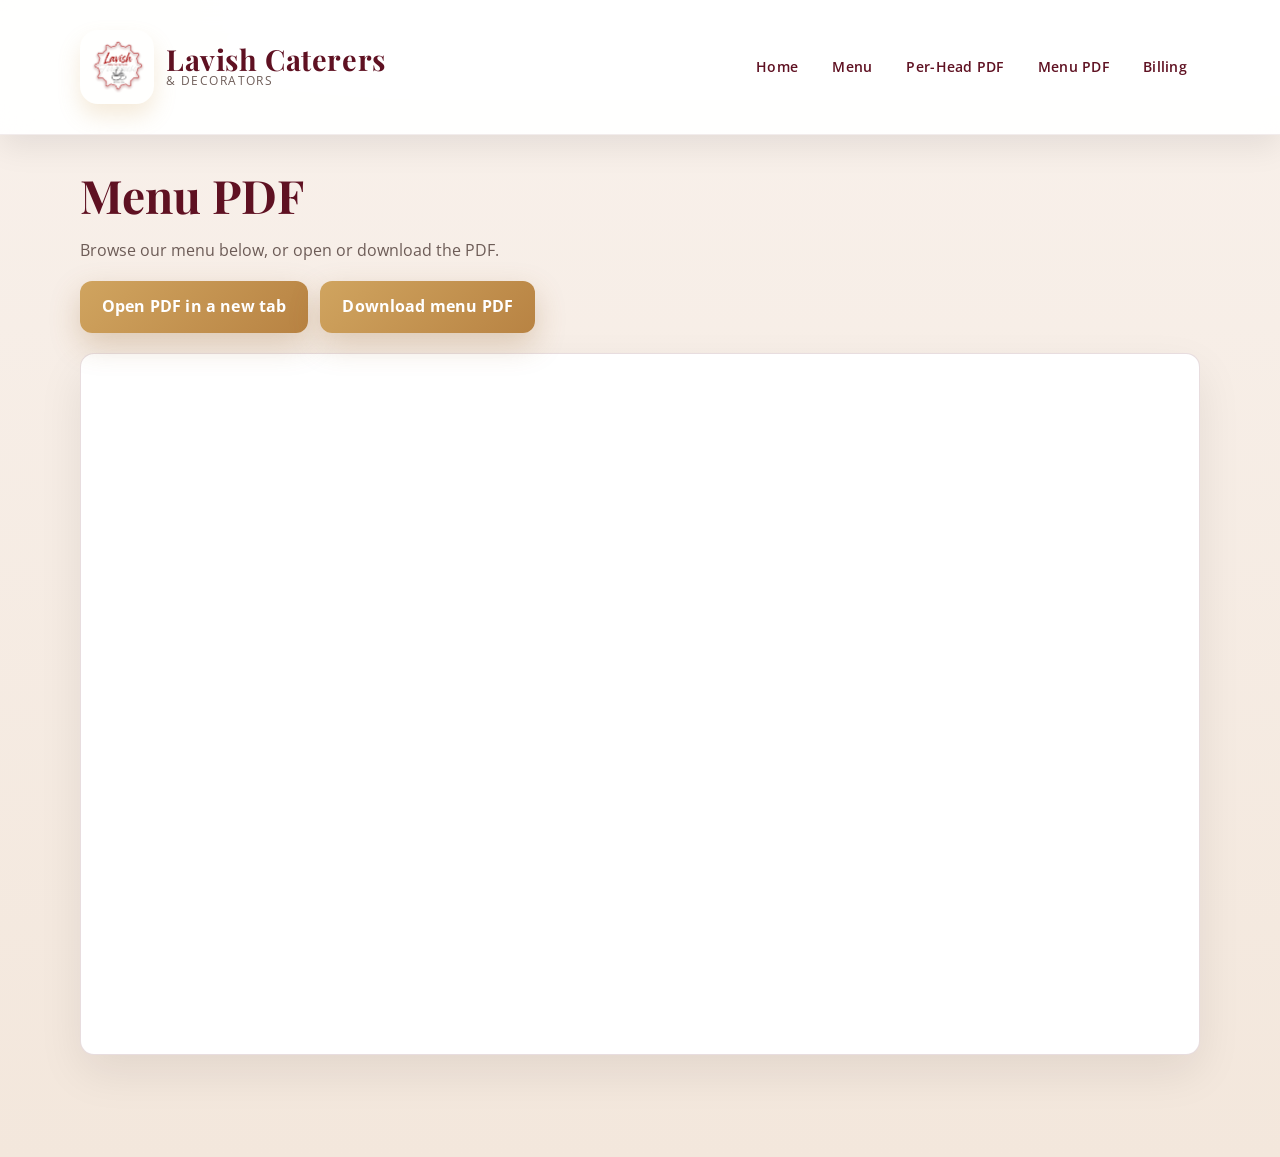
<file: menuPdf.html>
<!doctype html>
<html lang="en">

<head>
  <meta charset="utf-8" />
  <meta name="viewport" content="width=device-width, initial-scale=1" />
  <title>Menu PDF | Lavish Caterers &amp; Decorators</title>
  <link
    href="https://fonts.googleapis.com/css2?family=Playfair+Display:wght@500;700&family=Open+Sans:wght@300;400;600&display=swap"
    rel="stylesheet">
  <link rel="stylesheet" href="assets/css/style.css">
  <link rel="icon" type="image/png" href="assets/images/lavish-logo.png">
  <meta name="description" content="View the Lavish Caterers menu PDF.">
</head>

<body>
  <header class="site-header">
    <div class="wrap header-inner">
      <a class="brand" href="index.html" aria-label="Lavish Caterers home">
        <img class="brand-logo" src="assets/images/lavish-logo.png" alt="Lavish Caterers logo" />
        <div class="brand-text">
          <div class="name">Lavish Caterers</div>
          <div class="tag">&amp; Decorators</div>
        </div>
      </a>

      <nav class="main-nav" id="mainNav">
        <a href="index.html" class="nav-link">Home</a>
        <a href="index.html#menu" class="nav-link">Menu</a>
        <a href="menuByPerHead.html" class="nav-link">Per-Head PDF</a>
        <a href="menuPdf.html" class="nav-link" aria-current="page">Menu PDF</a>
        <a href="billing.html" class="nav-link">Billing</a>
      </nav>

      <button id="navToggle" class="nav-toggle" aria-label="Open menu" aria-expanded="false">☰</button>
    </div>
  </header>

  <main class="menu-pdf-page section section-cream">
    <div class="wrap">
      <div class="menu-pdf-header">
        <h1 class="section-title">Menu PDF</h1>
        <p class="muted">Browse our menu below, or open or download the PDF.</p>
        <div class="menu-pdf-actions">
          <a class="btn btn-primary" href="assets/PDFfiles/Menu.pdf" target="_blank"
            rel="noopener noreferrer">Open PDF in a new tab</a>
          <a class="btn btn-primary" href="assets/PDFfiles/Menu.pdf" download>Download menu PDF</a>
        </div>
      </div>

      <iframe class="menu-pdf-viewer" src="assets/PDFfiles/Menu.pdf" title="Lavish Caterers menu PDF">
        <p>Your browser cannot display PDFs. <a href="assets/PDFfiles/Menu.pdf">Open the menu PDF</a>.</p>
      </iframe>
    </div>
  </main>

  <script src="assets/js/main.js"></script>
</body>

</html>
</file>
<file: assets/css/style.css>
:root {
  --maroon: #5f1122;
  --maroon-deep: #2f0b1a;
  --gold: #d0a45f;
  --gold-soft: #f3d7a0;
  --gold-deep: #9b6730;
  --cream: #f9f1ea;
  --surface: #fffdfb;
  --surface-alt: #f4efe9;
  --text: #201915;
  --muted: #6d5c57;
  --bg-soft: #f6efe9;
  --wrap: 1180px;
  --radius-md: 14px;
  --radius-lg: 22px;
  --transition: 260ms cubic-bezier(0.2, 0.8, 0.2, 1);
  --shadow-soft: 0 18px 45px rgba(24, 15, 12, 0.08);
  --shadow-strong: 0 28px 60px rgba(24, 15, 12, 0.16);
}

* { box-sizing: border-box; }
html { scroll-behavior: smooth; }
html, body { height: 100%; }
body {
  margin: 0;
  font-family: "Open Sans", system-ui, -apple-system, "Segoe UI", Roboto, Arial, sans-serif;
  color: var(--text);
  background:
    radial-gradient(circle at top left, rgba(208, 164, 95, 0.14), transparent 28%),
    linear-gradient(180deg, #fffdfb 0%, #f6efe9 100%);
  line-height: 1.6;
  -webkit-font-smoothing: antialiased;
  -moz-osx-font-smoothing: grayscale;
  padding-top: 96px;
}

.wrap {
  max-width: var(--wrap);
  margin: 0 auto;
  padding: 30px;
}

.small { font-size: 13px; }
.muted { color: var(--muted); }

/* Header + nav */
.site-header {
  position: fixed;
  top: 0;
  left: 0;
  right: 0;
  z-index: 100;
  background: rgba(255, 255, 255, 0.94);
  backdrop-filter: blur(14px);
  border-bottom: 1px solid rgba(95, 17, 34, 0.08);
  box-shadow: 0 12px 30px rgba(11, 8, 7, 0.08);
}
.header-inner {
  display: flex;
  align-items: center;
  justify-content: space-between;
  gap: 14px;
}
.brand {
  display: flex;
  align-items: center;
  gap: 12px;
  text-decoration: none;
  color: inherit;
}
.brand-logo {
  width: 74px;
  height: 74px;
  flex-shrink: 0;
  object-fit: contain;
  border-radius: 18px;
  background: rgba(255, 255, 255, 0.08);
  padding: 6px;
  box-shadow: 0 12px 22px rgba(208, 164, 95, 0.22);
}
.brand-text .name {
  font-family: "Playfair Display", serif;
  font-size: 29px;
  line-height: 1;
  letter-spacing: 0.02em;
  color: var(--maroon);
  font-weight: 700;
}
.brand-text .tag {
  font-size: 12px;
  line-height: 1.2;
  color: var(--muted);
  letter-spacing: 0.12em;
  text-transform: uppercase;
}

.main-nav {
  display: flex;
  align-items: center;
  gap: 8px;
}
.main-nav .nav-link {
  color: var(--maroon);
  text-decoration: none;
  font-weight: 600;
  font-size: 14px;
  letter-spacing: 0.02em;
  padding: 10px 13px;
  border-radius: 999px;
  transition: var(--transition);
}
.main-nav .nav-link:hover,
.main-nav .nav-link:focus-visible {
  background: rgba(95, 17, 34, 0.06);
  color: var(--maroon);
}
.nav-toggle {
  display: none;
  border: none;
  background: transparent;
  font-size: 24px;
  color: var(--maroon);
}

/* Sections + typography */
.section { padding: 96px 0; }
.section-light { background: #fffdfa; }
.section-cream { background: linear-gradient(180deg, #f8f0ea 0%, #f3e7dc 100%); }
.menu-pdf-page { min-height: calc(100vh - 96px); padding: 44px 0 72px; }
.menu-pdf-header { margin-bottom: 20px; }
.menu-pdf-header .section-title { margin-bottom: 8px; }
.menu-pdf-actions { display: flex; flex-wrap: wrap; gap: 12px; margin-top: 18px; }
.menu-pdf-viewer {
  display: block;
  width: 100%;
  height: min(78vh, 1000px);
  min-height: 480px;
  border: 1px solid rgba(95, 17, 34, 0.14);
  border-radius: var(--radius-md);
  background: #fff;
  box-shadow: var(--shadow-soft);
}
.section-title {
  margin: 0 0 14px;
  font-family: "Playfair Display", serif;
  color: var(--maroon);
  font-size: clamp(30px, 4vw, 46px);
  line-height: 1.12;
}
.section-intro {
  max-width: 720px;
  margin-bottom: 30px;
  font-size: 17px;
  line-height: 1.75;
}
.lead {
  font-size: 17px;
  line-height: 1.8;
  color: var(--muted);
}

/* Buttons */
.btn {
  display: inline-flex;
  align-items: center;
  justify-content: center;
  min-height: 48px;
  padding: 13px 22px;
  border: none;
  border-radius: 12px;
  cursor: pointer;
  font-weight: 700;
  text-align: center;
  letter-spacing: 0.01em;
  text-decoration: none;
  transition: transform var(--transition), box-shadow var(--transition), background-color var(--transition), color var(--transition), border-color var(--transition);
}
.btn-primary {
  background: linear-gradient(135deg, var(--gold) 0%, #b88343 100%);
  color: #fff;
  box-shadow: 0 12px 30px rgba(147, 95, 37, 0.26);
}
.btn-primary:hover {
  transform: translateY(-2px);
  box-shadow: 0 16px 34px rgba(147, 95, 37, 0.3);
}
.btn-outline-light {
  border: 1.5px solid rgba(255,255,255,0.7);
  color: #fff;
  background: rgba(255,255,255,0.04);
}
.btn-outline-light:hover {
  background: rgba(255,255,255,0.9);
  color: var(--text);
  transform: translateY(-2px);
}

/* Hero */
.hero {
  position: relative;
  min-height: 88vh;
  padding: 120px 0 88px;
  background:
    linear-gradient(115deg, rgba(25, 15, 12, 0.58) 0%, rgba(49, 24, 15, 0.42) 38%, rgba(78, 46, 21, 0.4) 100%),
    url("assets/images/Biryani.jpg") center/cover no-repeat;
  display: flex;
  align-items: center;
  justify-content: center;
  text-align: left;
  color: #fff;
}
.hero::before {
  content: "";
  position: absolute;
  inset: 0;
  background:
    radial-gradient(circle at 18% 18%, rgba(240, 211, 150, 0.16), transparent 20%),
    linear-gradient(180deg, rgba(0,0,0,0.08), rgba(0,0,0,0.18));
}
.hero::after {
  content: "";
  position: absolute;
  inset: 0;
  background: linear-gradient(90deg, rgba(24,16,12,0.35), rgba(24,16,12,0.08));
}
.hero-inner {
  position: relative;
  z-index: 1;
  width: min(1180px, calc(100% - 32px));
  display: grid;
  grid-template-columns: minmax(0, 1.3fr) minmax(280px, 0.7fr);
  align-items: center;
  gap: 36px;
  animation: heroFadeUp 900ms ease-out both;
}
.hero-copy {
  max-width: 700px;
}
.hero-eyebrow {
  display: inline-block;
  margin: 0 0 16px;
  padding: 8px 14px;
  border-radius: 999px;
  font-size: 11px;
  font-weight: 700;
  letter-spacing: 0.12em;
  text-transform: uppercase;
  color: #f7d79f;
  border: 1px solid rgba(255, 255, 255, 0.18);
  background: rgba(255,255,255,0.06);
}
.hero-title {
  margin: 0 0 18px;
  font-family: "Playfair Display", serif;
  font-size: clamp(42px, 5vw, 76px);
  line-height: 0.97;
  letter-spacing: 0.02em;
  text-shadow: 0 12px 30px rgba(0,0,0,0.35);
}
.hero-subtitle {
  max-width: 660px;
  margin: 0 0 32px;
  font-size: clamp(17px, 2vw, 21px);
  line-height: 1.75;
  color: rgba(255,255,255,0.92);
}
.hero-buttons {
  display: flex;
  justify-content: flex-start;
  flex-wrap: wrap;
  gap: 12px;
}
.hero-buttons .btn {
  min-width: 220px;
}
.hero-trust {
  margin-top: 30px;
  display: flex;
  justify-content: flex-start;
  gap: 10px;
  flex-wrap: wrap;
}
.hero-trust div {
  display: flex;
  align-items: center;
  gap: 8px;
  background: rgba(255,255,255,0.08);
  border: 1px solid rgba(255,255,255,0.12);
  border-radius: 999px;
  padding: 8px 14px;
  backdrop-filter: blur(2px);
  color: #f9f4ec;
  font-size: 14px;
}

.hero-panel {
  position: relative;
  background: rgba(255,255,255,0.08);
  border: 1px solid rgba(255,255,255,0.12);
  border-radius: 26px;
  overflow: hidden;
  box-shadow: 0 26px 56px rgba(0,0,0,0.2);
  backdrop-filter: blur(10px);
}
.hero-panel-media {
  height: 248px;
  background: linear-gradient(180deg, rgba(13, 7, 7, 0.15), rgba(13, 7, 7, 0.48)),
    url("assets/images/perHead11.jpg") center/cover no-repeat;
}
.hero-panel-content {
  padding: 22px 24px 18px;
}
.panel-kicker {
  display: inline-block;
  margin-bottom: 10px;
  color: var(--gold-soft);
  font-weight: 700;
  text-transform: uppercase;
  letter-spacing: 0.1em;
  font-size: 11px;
}
.hero-panel-content h2 {
  margin: 0 0 14px;
  font-family: "Playfair Display", serif;
  font-size: clamp(24px, 2vw, 34px);
  line-height: 1.1;
  color: #fff9f1;
}
.hero-panel-content ul {
  list-style: none;
  padding: 0;
  margin: 0 0 18px;
  display: grid;
  gap: 10px;
  color: rgba(255,255,255,0.9);
}
.hero-panel-content li {
  position: relative;
  padding-left: 18px;
  line-height: 1.5;
}
.hero-panel-content li::before {
  content: "•";
  position: absolute;
  left: 0;
  color: var(--gold-soft);
}
.panel-footer {
  display: flex;
  flex-direction: column;
  gap: 4px;
  padding-top: 16px;
  border-top: 1px solid rgba(255,255,255,0.14);
}
.panel-footer strong {
  color: var(--gold-soft);
  font-size: 18px;
}
.panel-footer span {
  color: rgba(255,255,255,0.78);
  font-size: 12px;
  letter-spacing: 0.02em;
}

/* Layout blocks */
.two-col {
  display: grid;
  grid-template-columns: 1fr 1fr;
  gap: 42px;
  align-items: center;
}
.about-text h2 {
  margin: 0 0 10px;
  color: var(--maroon);
  font-family: "Playfair Display", serif;
  font-size: 36px;
}
.about-grid .about-photo img {
  width: 100%;
  border-radius: 26px;
  box-shadow: var(--shadow-soft);
  display: block;
}
.bullets {
  margin: 22px 0 0;
  padding-left: 18px;
  color: var(--muted);
}
.bullets li { margin-bottom: 10px; }

/* Cards (shared) */
.menu-card,
.package-card,
.calculator-card,
.testimonial-card {
  background: rgba(255,255,255,0.9);
  border-radius: var(--radius-lg);
  border: 1px solid rgba(95, 17, 34, 0.08);
  box-shadow: var(--shadow-soft);
  transition: transform var(--transition), box-shadow var(--transition);
}
.menu-card:hover,
.package-card:hover,
.calculator-card:hover,
.testimonial-card:hover {
  transform: translateY(-4px);
  box-shadow: var(--shadow-strong);
}

/* Menu */
.menu-grid {
  display: grid;
  grid-template-columns: repeat(3, 1fr);
  gap: 22px;
  margin-top: 22px;
}
.menu-card {
  overflow: hidden;
  display: flex;
  flex-direction: column;
  background: linear-gradient(180deg, #fffefb 0%, #fffaf7 100%);
}
.menu-card img {
  width: 100%;
  height: 240px;
  object-fit: cover;
  display: block;
  transition: transform 600ms ease;
}
.menu-card:hover img { transform: scale(1.05); }
.menu-body { padding: 22px; }
.menu-body h3 {
  margin: 0 0 8px;
  color: var(--maroon);
  font-family: "Playfair Display", serif;
  font-size: 28px;
}
.menu-items {
  margin: 14px 0 0;
  padding-left: 18px;
  color: var(--muted);
}
.menu-items li { margin-bottom: 7px; }

/* Packages */
.packages-grid {
  display: grid;
  grid-template-columns: repeat(3, minmax(0, 1fr));
  align-items: stretch;
  gap: 24px;
  margin-top: 32px;
}
.package-card {
  overflow: hidden;
  padding: 26px 24px 22px;
  display: flex;
  flex-direction: column;
  gap: 12px;
  position: relative;
  background: linear-gradient(180deg, #fffefc 0%, #fff7f2 100%);
}
.package-card h3 {
  margin: 0;
  color: var(--maroon);
  font-family: "Playfair Display", serif;
  font-size: 26px;
  letter-spacing: 0.02em;
}
.package-price {
  align-self: flex-start;
  margin: 0;
  padding: 8px 12px;
  border-radius: 999px;
  background: rgba(208, 164, 95, 0.14);
  color: var(--maroon);
  font-size: 16px;
  font-weight: 700;
}
.package-features {
  margin: 4px 0 8px;
  padding: 14px 0 0;
  border-top: 1px solid rgba(95, 17, 34, 0.1);
  list-style: none;
  color: var(--muted);
  flex-grow: 1;
}
.package-features li {
  position: relative;
  margin-bottom: 9px;
  padding-left: 18px;
  line-height: 1.55;
}
.package-features li::before {
  position: absolute;
  top: 0.62em;
  left: 1px;
  width: 7px;
  height: 7px;
  border-radius: 50%;
  background: var(--gold);
  content: "";
}
.package-btn { width: 100%; }
.package-popular {
  border: 1.5px solid rgba(208, 164, 95, 0.8);
  box-shadow: 0 18px 35px rgba(95, 17, 34, 0.12);
  background: linear-gradient(180deg, #fff8f0 0%, #fffefb 100%);
}
.popular-badge {
  position: absolute;
  top: -12px;
  right: 16px;
  background: linear-gradient(135deg, var(--gold) 0%, #c88d42 100%);
  color: #fff;
  font-size: 11px;
  font-weight: 700;
  padding: 6px 10px;
  border-radius: 999px;
  letter-spacing: 0.08em;
  text-transform: uppercase;
  box-shadow: 0 10px 20px rgba(184, 125, 53, 0.25);
}

/* Calculator */
.calculator-card {
  margin-top: 22px;
  padding: 24px;
  background: linear-gradient(180deg, #fff 0%, #fff7f3 100%);
  border-radius: 24px;
}
.calculator-grid {
  display: grid;
  grid-template-columns: repeat(3, 1fr);
  gap: 18px;
}
.calc-field { display: flex; flex-direction: column; gap: 8px; }
.calc-field label { color: var(--maroon); font-weight: 700; font-size: 14px; }
.calc-select {
  min-height: 48px;
  border: 1px solid rgba(32, 25, 21, 0.12);
  border-radius: 12px;
  padding: 10px 12px;
  font-size: 15px;
  background: #fff;
  color: var(--text);
  transition: border-color 200ms ease, box-shadow 200ms ease;
}
.calc-select:focus {
  outline: none;
  border-color: var(--maroon);
  box-shadow: 0 0 0 4px rgba(95, 17, 34, 0.1);
}
.calc-result-wrap {
  margin-top: 18px;
  padding: 18px 20px;
  border-radius: 18px;
  background: linear-gradient(135deg, rgba(95, 17, 34, 0.05), rgba(208, 164, 95, 0.18));
  border: 1px solid rgba(95, 17, 34, 0.08);
}
.calc-result-label { margin: 0 0 4px; color: var(--muted); font-weight: 700; }
.calc-result-value {
  margin: 0 0 14px;
  font-size: 40px;
  line-height: 1.1;
  font-family: "Playfair Display", serif;
  color: var(--maroon);
  transition: transform 220ms ease, color 220ms ease;
}
.calc-result-value.updated { transform: scale(1.03); color: #5d0f1d; }
.calc-quote-btn { width: 100%; }

/* Gallery */
.gallery-filters {
  display: flex;
  gap: 10px;
  flex-wrap: wrap;
  margin-top: 12px;
}
.gallery-filter {
  border: 1px solid rgba(95, 17, 34, 0.2);
  background: #fff;
  color: var(--maroon);
  border-radius: 999px;
  padding: 10px 16px;
  font-weight: 700;
  cursor: pointer;
  transition: all 220ms ease;
}
.gallery-filter:hover,
.gallery-filter.active {
  background: linear-gradient(135deg, var(--maroon) 0%, #7a1b2f 100%);
  color: #fff;
  box-shadow: 0 8px 20px rgba(95, 17, 34, 0.2);
}
.gallery-grid {
  display: grid;
  grid-template-columns: repeat(3, 1fr);
  gap: 18px;
  margin-top: 22px;
}
.gallery-item {
  position: relative;
  border-radius: 18px;
  overflow: hidden;
  box-shadow: var(--shadow-soft);
  transition: transform var(--transition), box-shadow var(--transition), opacity 220ms ease;
}
.gallery-item img {
  width: 100%;
  height: 220px;
  object-fit: cover;
  display: block;
  cursor: pointer;
  transition: transform 320ms ease;
}
.gallery-item:hover img { transform: scale(1.06); }
.gallery-item:hover { box-shadow: var(--shadow-strong); }
.gallery-overlay {
  position: absolute;
  inset: auto 0 0 0;
  padding: 18px 14px 12px;
  background: linear-gradient(to top, rgba(0, 0, 0, 0.72), rgba(0, 0, 0, 0));
  color: #fff;
  font-weight: 700;
  letter-spacing: 0.02em;
  opacity: 0;
  transform: translateY(8px);
  transition: opacity 260ms ease, transform 260ms ease;
  pointer-events: none;
}
.gallery-item:hover .gallery-overlay { opacity: 1; transform: translateY(0); }
.gallery-item.hidden { display: none; }

/* Testimonials */
.testimonials-carousel {
  margin-top: 20px;
  position: relative;
  display: flex;
  align-items: center;
  gap: 14px;
}
.testimonial-track { flex: 1; overflow: hidden; position: relative; }
.testimonial-card {
  display: none;
  padding: 30px 28px;
  background: linear-gradient(180deg, #fffefd 0%, #fff7f4 100%);
  border-radius: 24px;
}
.testimonial-card.active { display: block; animation: testimonialFade 420ms ease both; }
.testimonial-rating {
  color: var(--gold);
  letter-spacing: 0.14em;
  font-size: 18px;
  margin-bottom: 10px;
}
.testimonial-text {
  margin: 0 0 14px;
  color: #312621;
  font-size: 18px;
  line-height: 1.75;
  font-family: "Playfair Display", serif;
}
.testimonial-client {
  color: var(--maroon);
  font-weight: 700;
  font-size: 17px;
  margin-bottom: 4px;
}
.testimonial-meta { color: var(--muted); font-size: 14px; }
.testimonial-arrow {
  width: 44px;
  min-width: 44px;
  height: 44px;
  border-radius: 999px;
  border: 1px solid rgba(95, 17, 34, 0.14);
  background: #fff;
  color: var(--maroon);
  font-size: 24px;
  cursor: pointer;
  display: inline-flex;
  align-items: center;
  justify-content: center;
  transition: transform 250ms ease, box-shadow 250ms ease, background-color 250ms ease;
}
.testimonial-arrow:hover {
  transform: translateY(-2px);
  box-shadow: 0 8px 18px rgba(0,0,0,0.12);
}
.testimonial-dots {
  margin-top: 14px;
  display: flex;
  justify-content: center;
  align-items: center;
  gap: 8px;
}
.testimonial-dot {
  width: 10px;
  height: 10px;
  border-radius: 50%;
  border: none;
  background: rgba(95, 17, 34, 0.2);
  cursor: pointer;
}
.testimonial-dot.active { transform: scale(1.2); background: var(--maroon); }

/* FAQ */
#faq details {
  background: #fff;
  border: 1px solid rgba(95, 17, 34, 0.08);
  border-radius: 16px;
  padding: 15px 18px;
  margin-bottom: 12px;
  box-shadow: 0 8px 18px rgba(0,0,0,0.02);
}
#faq summary {
  color: var(--maroon);
  font-weight: 700;
  cursor: pointer;
}
#faq details p { margin: 10px 0 0; color: var(--muted); line-height: 1.7; }

/* Location + footer */
#location .wrap { gap: 36px; }
#location p { line-height: 1.75; }
.map-wrap {
  border-radius: 20px;
  overflow: hidden;
  box-shadow: var(--shadow-soft);
}
.site-footer {
  background: linear-gradient(180deg, #201915 0%, #160e0d 100%);
  border-top: 1px solid rgba(255,255,255,0.06);
  padding: 22px 0;
}
.site-footer .wrap {
  display: flex;
  justify-content: space-between;
  align-items: center;
  gap: 10px;
  padding-top: 30px;
  padding-bottom: 30px;
}
.footer-left { color: #f8e8c8; }
.footer-right { color: rgba(255,255,255,0.8); }

/* Lightbox */
.lightbox {
  position: fixed;
  inset: 0;
  display: none;
  align-items: center;
  justify-content: center;
  background: rgba(0, 0, 0, 0.75);
  z-index: 80;
  opacity: 0;
  transition: opacity 250ms ease;
}
.lightbox.open { display: flex; opacity: 1; }
.lightbox img {
  max-width: 90%;
  max-height: 80%;
  border-radius: 8px;
  transform: scale(0.96);
  transition: transform 280ms ease;
}
.lightbox.open img { transform: scale(1); }
.lightbox-close {
  position: absolute;
  top: 18px;
  right: 22px;
  font-size: 30px;
  color: #fff;
  background: none;
  border: none;
  cursor: pointer;
}
.lightbox-nav {
  position: absolute;
  top: 50%;
  transform: translateY(-50%);
  width: 46px;
  height: 46px;
  border-radius: 999px;
  border: 1px solid rgba(255, 255, 255, 0.35);
  background: rgba(0, 0, 0, 0.35);
  color: #fff;
  font-size: 24px;
  cursor: pointer;
}
.lightbox-prev { left: 22px; }
.lightbox-next { right: 22px; }

/* Modal + floating CTA */
.modal {
  position: fixed;
  inset: 0;
  display: none;
  align-items: center;
  justify-content: center;
  background: rgba(0, 0, 0, 0.5);
  z-index: 90;
}
.modal-content {
  width: 100%;
  max-width: 520px;
  background: #fff;
  border-radius: 12px;
  padding: 22px;
  box-shadow: var(--shadow-soft);
  position: relative;
}
.modal-close {
  position: absolute;
  top: 10px;
  right: 12px;
  background: none;
  border: none;
  font-size: 26px;
  cursor: pointer;
}
.book-float {
  position: fixed;
  right: 18px;
  bottom: 22px;
  color: #fff;
  min-height: 48px;
  padding: 12px 18px;
  border-radius: 999px;
  box-shadow: 0 10px 30px rgba(0, 0, 0, 0.2);
  z-index: 95;
  cursor: pointer;
  font-weight: 700;
  text-decoration: none;
  display: inline-flex;
  align-items: center;
  justify-content: center;
}
.whatsapp-float {
  background: #25d366;
  animation: whatsappPulse 2.2s ease-in-out infinite;
}

/* Animations */
@keyframes heroFadeUp {
  from { opacity: 0; transform: translateY(16px); }
  to { opacity: 1; transform: translateY(0); }
}
@keyframes testimonialFade {
  from { opacity: 0; transform: translateY(8px); }
  to { opacity: 1; transform: translateY(0); }
}
@keyframes whatsappPulse {
  0% { box-shadow: 0 0 0 0 rgba(37, 211, 102, 0.42); }
  70% { box-shadow: 0 0 0 12px rgba(37, 211, 102, 0); }
  100% { box-shadow: 0 0 0 0 rgba(37, 211, 102, 0); }
}

/* Responsive */
@media (max-width: 1000px) {
  body { padding-top: 88px; }
  .section { padding: 72px 0; }
  .two-col { grid-template-columns: 1fr; gap: 24px; }
  .menu-grid,
  .packages-grid,
  .calculator-grid,
  .gallery-grid { grid-template-columns: repeat(2, 1fr); }
  .nav-toggle { display: block; }
  .main-nav {
    display: none;
    position: absolute;
    top: 76px;
    right: 18px;
    background: rgba(255, 255, 255, 0.98);
    border: 1px solid rgba(95, 17, 34, 0.08);
    box-shadow: 0 18px 40px rgba(11, 8, 7, 0.12);
    border-radius: 16px;
    padding: 10px;
    flex-direction: column;
    align-items: stretch;
    min-width: min(260px, calc(100vw - 36px));
  }
  .main-nav.open { display: flex; }
  .main-nav .nav-link {
    color: var(--maroon);
    padding: 12px 14px;
    border-radius: 12px;
  }
  .main-nav .nav-link:hover,
  .main-nav .nav-link:focus-visible {
    background: rgba(95, 17, 34, 0.06);
  }
  .hero {
    min-height: 76vh;
    padding: 92px 0 72px;
  }
  .hero-inner {
    grid-template-columns: 1fr;
    text-align: center;
  }
  .hero-copy {
    max-width: none;
  }
  .hero-buttons,
  .hero-trust {
    justify-content: center;
  }
  .hero-panel {
    max-width: 560px;
    width: 100%;
    margin: 0 auto;
  }
}

@media (max-width: 640px) {
  body { padding-top: 82px; }
  .wrap { padding: 20px; }
  .section { padding: 58px 0; }
  .menu-pdf-page { min-height: calc(100vh - 82px); padding: 32px 0 48px; }
  .menu-pdf-viewer { min-height: 360px; height: 70vh; }
  .brand-logo { width: 62px; height: 62px; }
  .brand-text .name { font-size: 20px; }
  .brand-text .tag { letter-spacing: 0.08em; }
  .hero { min-height: 620px; padding-top: 78px; }
  .hero-trust { justify-content: center; }
  .hero-trust div { width: 100%; justify-content: center; }
  .hero-eyebrow {
    font-size: 11px;
    letter-spacing: 0.07em;
  }
  .hero-subtitle {
    margin-bottom: 24px;
    line-height: 1.65;
  }
  .hero-buttons .btn {
    min-width: 100%;
  }
  .menu-grid,
  .packages-grid,
  .calculator-grid,
  .gallery-grid { grid-template-columns: 1fr; }
  .menu-body,
  .package-card,
  .calculator-card { padding: 18px; }
  .testimonial-card { padding: 22px 18px; }
  .testimonial-text { font-size: 16px; line-height: 1.6; }
  .testimonial-arrow { width: 38px; min-width: 38px; height: 38px; font-size: 20px; }
  .lightbox-nav { width: 38px; height: 38px; font-size: 20px; }
  .lightbox-prev { left: 10px; }
  .lightbox-next { right: 10px; }
}

@media (max-width: 480px) {
  .wrap { padding: 12px; }
  .brand-logo { width: 58px; height: 58px; }
  .brand-text .name { font-size: 18px; }
  .brand-text .tag { font-size: 10px; }
  .hero-title { font-size: 32px; }
  .hero-inner { padding: 0 8px; }
  .hero-buttons .btn { width: 100%; }
  .calc-result-value { font-size: 30px; }
  .book-float {
    right: 10px;
    bottom: 12px;
    min-height: 48px;
    padding: 12px 14px;
    font-size: 14px;
  }
  .site-footer .wrap {
    flex-direction: column;
    gap: 6px;
    text-align: center;
  }
}
</file>
